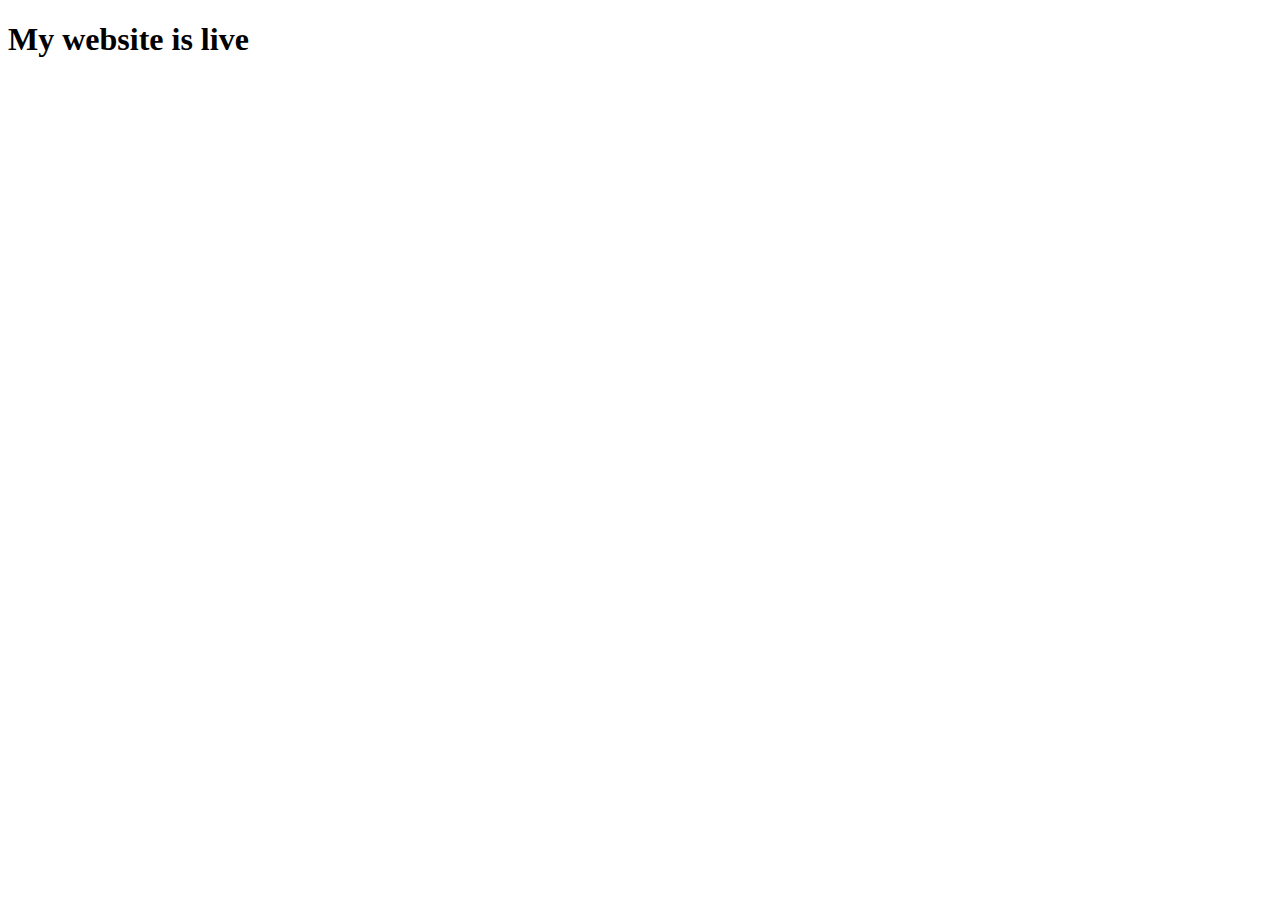
<file: index.html>
<!DOCTYPE html>
<html lang="en">
  <head>
    <meta charset="UTF-8" />
    <meta name="viewport" content="width=device-width, initial-scale=1.0" />
    <title>Document</title>
  </head>
  <body>
    <h1>My website is live</h1>
  </body>
</html>
</file>
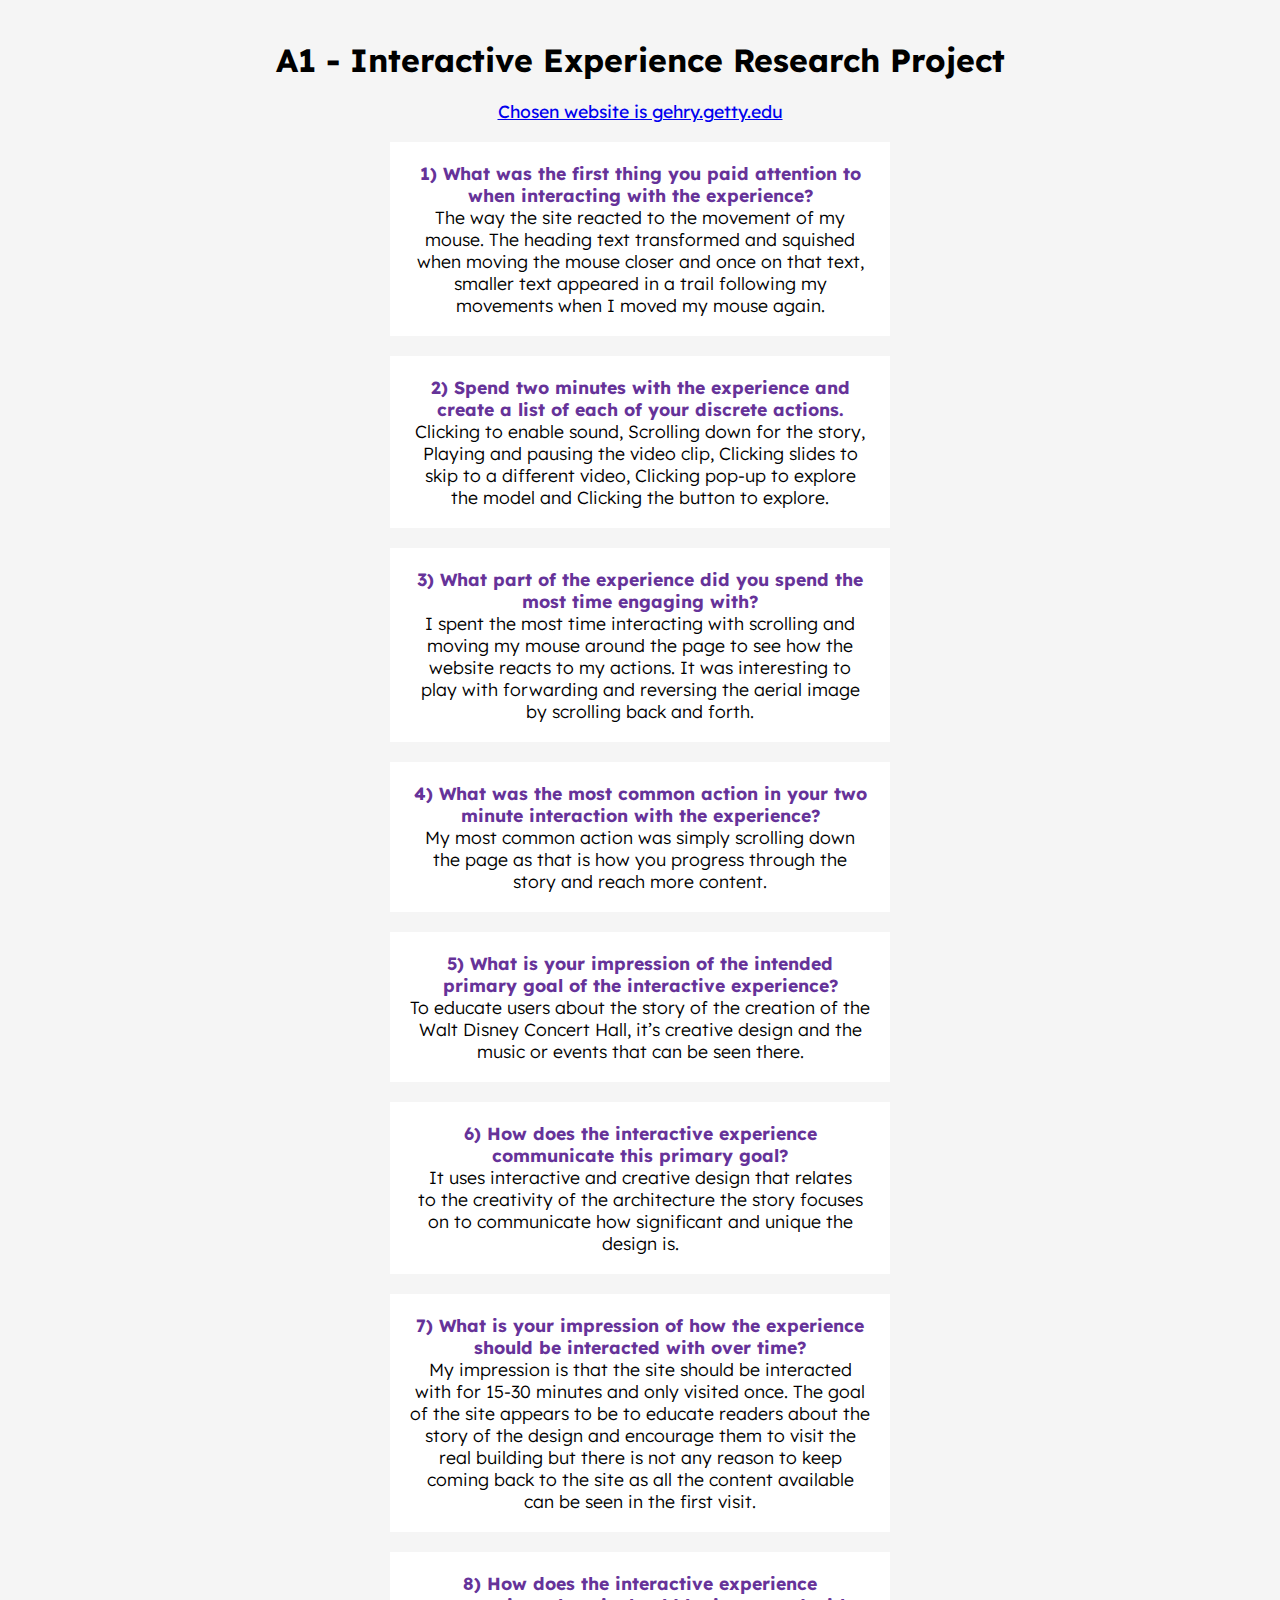
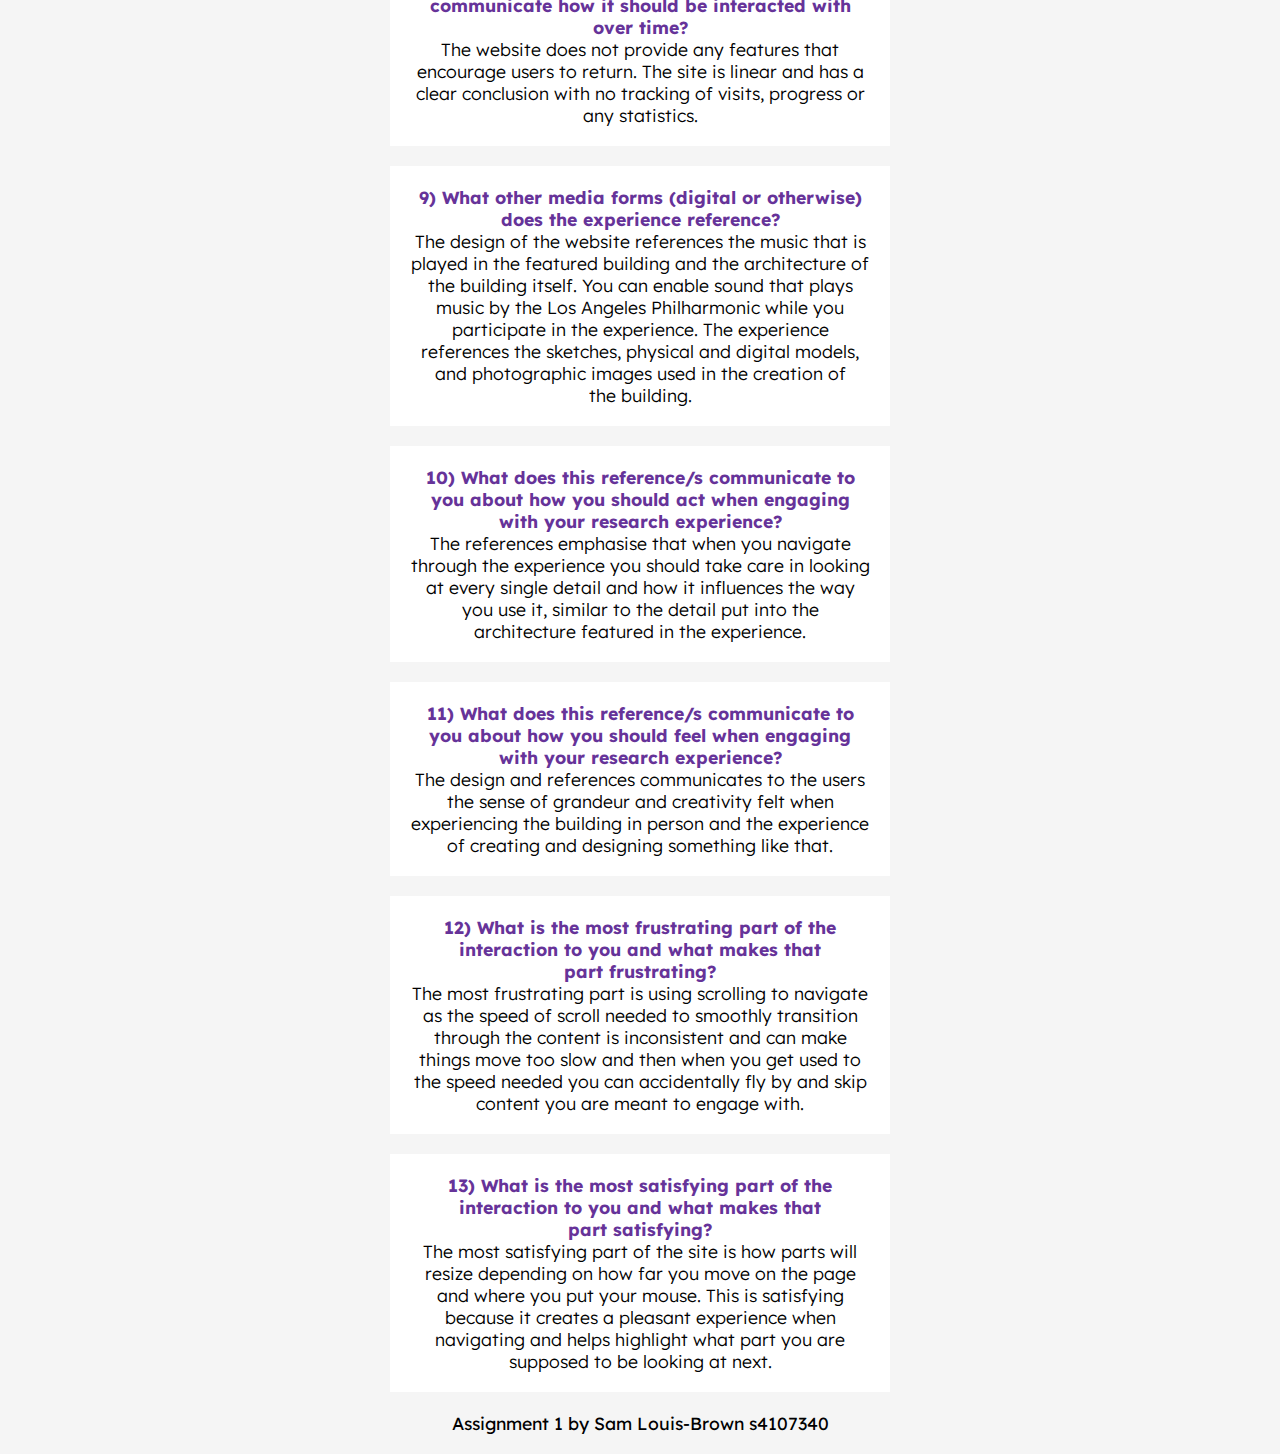
<file: assignment1/index.html>
<!DOCTYPE html>
<html lang="en">
  <head>
    <meta charset="UTF-8" />
    <meta name="viewport" content="width=device-width, initial-scale=1.0" />
    <title>Sam's Assignment 1</title>
    <link rel="stylesheet" href="reset.css" />
    <link rel="stylesheet" href="style.css" />
    <link rel="preconnect" href="https://fonts.googleapis.com" />
    <link rel="preconnect" href="https://fonts.gstatic.com" crossorigin />
    <link
      href="https://fonts.googleapis.com/css2?family=Lexend:wght@100..900&display=swap"
      rel="stylesheet"
    />
  </head>
  <body>
    <h1>A1 - Interactive Experience Research Project</h1>
    <a href="https://gehry.getty.edu">Chosen website is gehry.getty.edu</a>
    <p>
      <span
        >1) What was the first thing you paid attention to when interacting with
        the experience?</span
      ><br />The way the site reacted to the movement of my mouse. The heading
      text transformed and squished when moving the mouse closer and once on
      that text, smaller text appeared in a trail following my movements when I
      moved my mouse again.
    </p>
    <p>
      <span
        >2) Spend two minutes with the experience and create a list of each of
        your discrete actions. </span
      ><br />Clicking to enable sound, Scrolling down for the story, Playing and
      pausing the video clip, Clicking slides to skip to a different video,
      Clicking pop-up to explore the model and Clicking the button to explore.
    </p>
    <p>
      <span
        >3) What part of the experience did you spend the most time engaging
        with? </span
      ><br />I spent the most time interacting with scrolling and moving my
      mouse around the page to see how the website reacts to my actions. It was
      interesting to play with forwarding and reversing the aerial image by
      scrolling back and forth.
    </p>
    <p>
      <span
        >4) What was the most common action in your two minute interaction with
        the experience? </span
      ><br />My most common action was simply scrolling down the page as that is
      how you progress through the story and reach more content.
    </p>
    <p>
      <span
        >5) What is your impression of the intended primary goal of the
        interactive experience? </span
      ><br />To educate users about the story of the creation of the Walt Disney
      Concert Hall, it’s creative design and the music or events that can be
      seen there.
    </p>
    <p>
      <span
        >6) How does the interactive experience communicate this primary goal? </span
      ><br />It uses interactive and creative design that relates to the
      creativity of the architecture the story focuses on to communicate how
      significant and unique the design is.
    </p>
    <p>
      <span
        >7) What is your impression of how the experience should be interacted
        with over time? </span
      ><br />My impression is that the site should be interacted with for 15-30
      minutes and only visited once. The goal of the site appears to be to
      educate readers about the story of the design and encourage them to visit
      the real building but there is not any reason to keep coming back to the
      site as all the content available can be seen in the first visit.
    </p>
    <p>
      <span
        >8) How does the interactive experience communicate how it should be
        interacted with over time? </span
      ><br />The website does not provide any features that encourage users to
      return. The site is linear and has a clear conclusion with no tracking of
      visits, progress or any statistics.
    </p>
    <p>
      <span
        >9) What other media forms (digital or otherwise) does the experience
        reference? </span
      ><br />The design of the website references the music that is played in
      the featured building and the architecture of the building itself. You can
      enable sound that plays music by the Los Angeles Philharmonic while you
      participate in the experience. The experience references the sketches,
      physical and digital models, and photographic images used in the creation
      of the building.
    </p>
    <p>
      <span
        >10) What does this reference/s communicate to you about how you should
        act when engaging with your research experience? </span
      ><br />The references emphasise that when you navigate through the
      experience you should take care in looking at every single detail and how
      it influences the way you use it, similar to the detail put into the
      architecture featured in the experience.
    </p>
    <p>
      <span
        >11) What does this reference/s communicate to you about how you should
        feel when engaging with your research experience? </span
      ><br />The design and references communicates to the users the sense of
      grandeur and creativity felt when experiencing the building in person and
      the experience of creating and designing something like that.
    </p>
    <p>
      <span
        >12) What is the most frustrating part of the interaction to you and
        what makes that part frustrating?</span
      ><br />The most frustrating part is using scrolling to navigate as the
      speed of scroll needed to smoothly transition through the content is
      inconsistent and can make things move too slow and then when you get used
      to the speed needed you can accidentally fly by and skip content you are
      meant to engage with.
    </p>
    <p>
      <span
        >13) What is the most satisfying part of the interaction to you and what
        makes that part satisfying? </span
      ><br />The most satisfying part of the site is how parts will resize
      depending on how far you move on the page and where you put your mouse.
      This is satisfying because it creates a pleasant experience when
      navigating and helps highlight what part you are supposed to be looking at
      next.
    </p>
  </body>
  <footer style="margin-bottom: 20px">
    <small>Assignment 1 by Sam Louis-Brown s4107340</small>
  </footer>
</html>
</file>
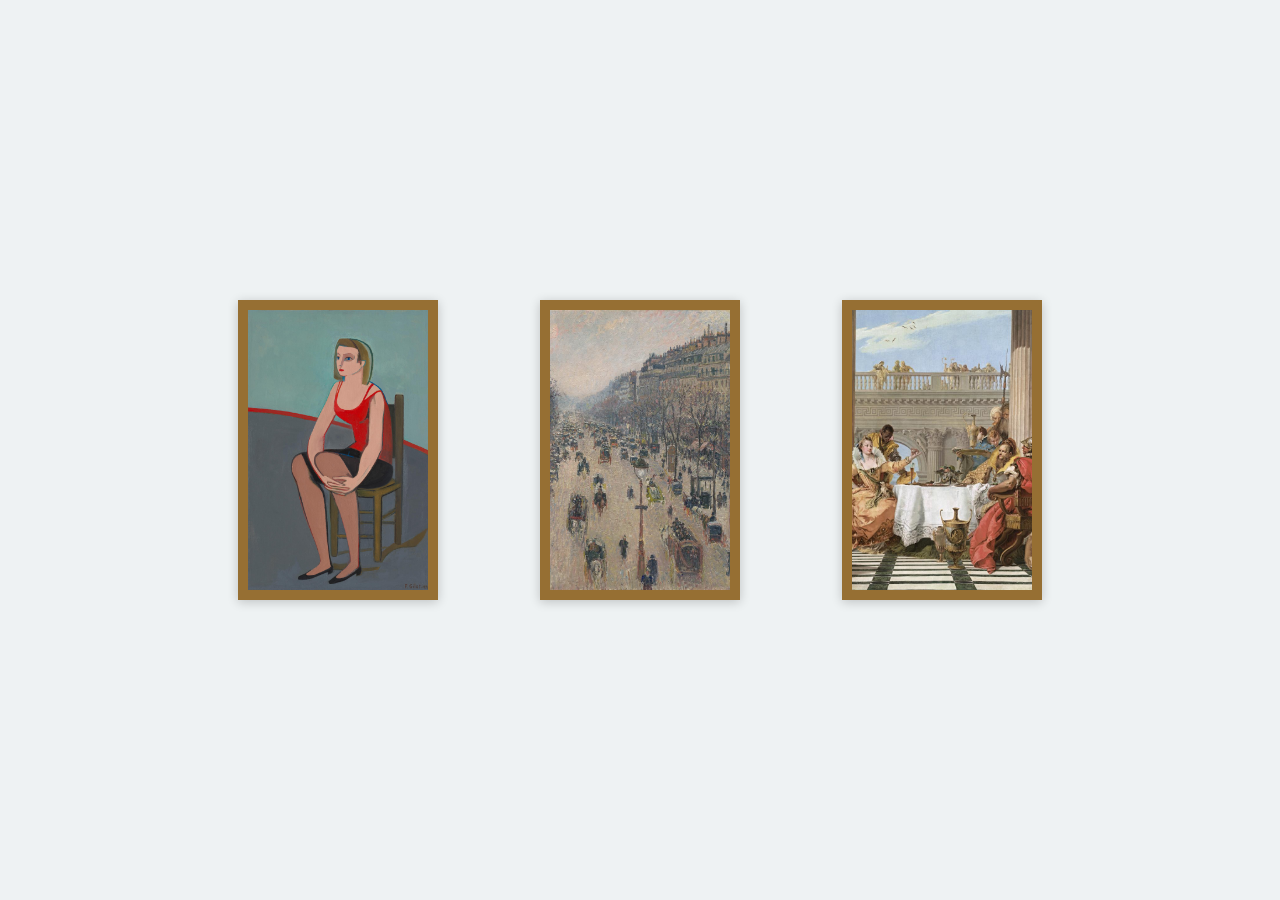
<file: assignment3/index.html>
<!DOCTYPE html>
<html lang="en">
  <head>
    <meta charset="UTF-8" />
    <meta name="viewport" content="width=device-width, initial-scale=1.0" />
    <title>Artwork viewer</title>
    <link rel="stylesheet" href="reset.css" />
    <link rel="stylesheet" href="style.css" />
    <script src="script.js" defer></script>
  </head>
  <!-- Artwork/gallery viewer based on artworks located at the NGV with description cards
   Using hover and click functions -->
  <body>
    <!-- Gallery container -->
    <div class="gallery">
      <!-- Art 1 -->
      <div
        class="artwork"
        id="art1"
        style="background-image: url(img/art1.jpg)"
      ></div>
      <!-- https://www.ngv.vic.gov.au/explore/collection/work/126254/ -->

      <!-- Art 2 -->
      <div
        class="artwork"
        id="art2"
        style="background-image: url(img/art2.jpg)"
      ></div>
      <!-- https://www.ngv.vic.gov.au/explore/collection/work/4259/ -->

      <!-- Art 3 -->
      <div
        class="artwork"
        id="art3"
        style="background-image: url(img/art3.jpg)"
      ></div>
      <!-- https://www.ngv.vic.gov.au/explore/collection/work/4409/ -->
    </div>

    <!-- Information card for more info including title, year and artist based on the info cards in NGV -->
    <div class="info" id="info">
      <div class="info-text">
        <!-- javascript will replace placeholder text with info specific to each artwork -->
        <h1 id="artName">Title</h1>
        <p id="artYear">Year</p>
        <p id="artDesc">Artist</p>
        <button class="close-btn" id="closeBtn">CLOSE</button>
      </div>
    </div>
  </body>
</html>
</file>
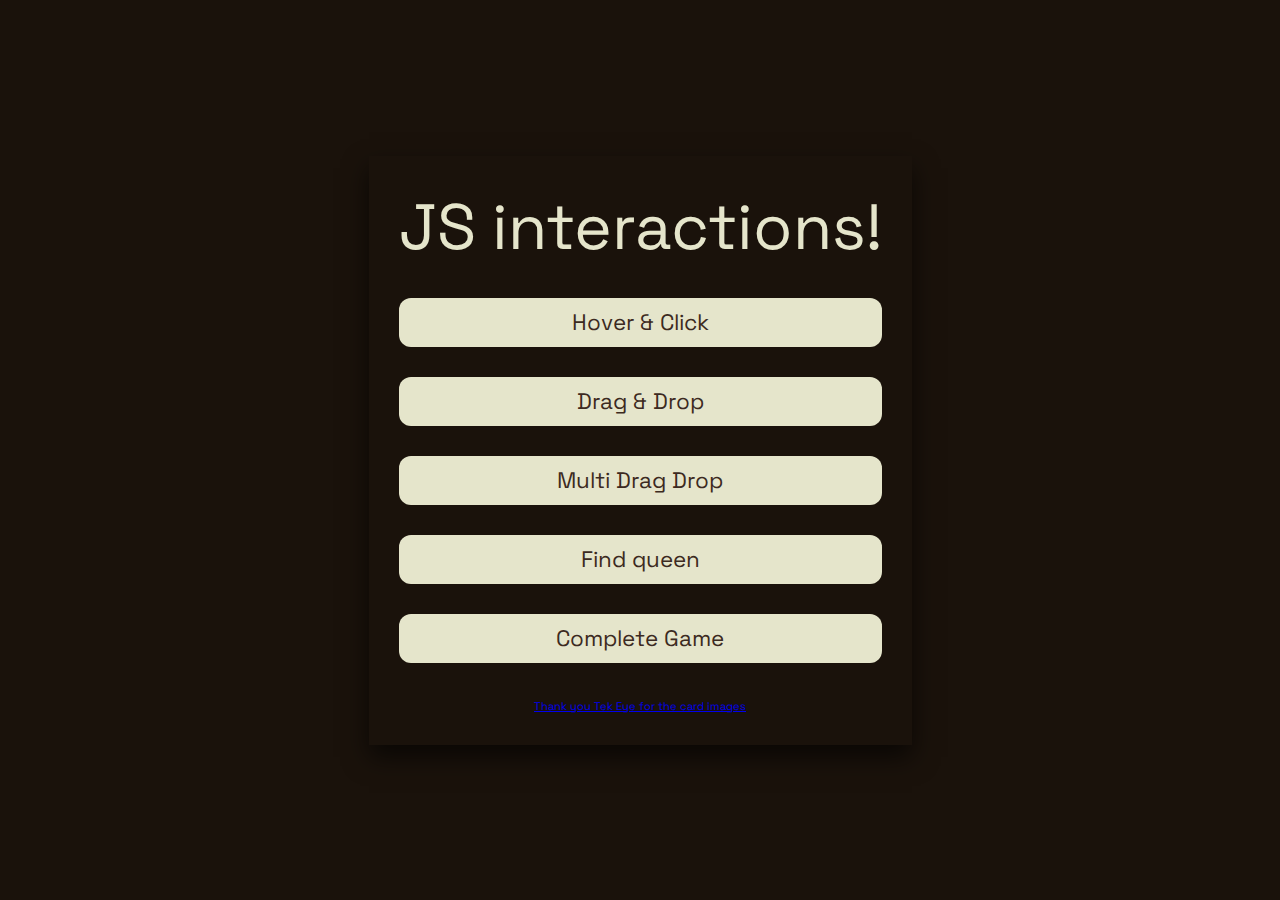
<file: week10/index.html>
<!DOCTYPE html>
<html lang="en">
  <head>
    <meta charset="UTF-8" />
    <meta name="viewport" content="width=device-width, initial-scale=1.0" />
    <title>Cards</title>
    <link rel="preconnect" href="https://fonts.googleapis.com" />
    <link rel="preconnect" href="https://fonts.gstatic.com" crossorigin />
    <link
      href="https://fonts.googleapis.com/css2?family=Luckiest+Guy&family=Space+Grotesk&display=swap"
      rel="stylesheet"
    />
    <link rel="stylesheet" href="reset.css" />
    <link rel="stylesheet" href="style.css" />
    <script src="script.js" defer></script>
  </head>
  <body>
    <div id="button-container">
      <h1>JS interactions!</h1>
      <button id="hoverclick-button">Hover & Click</button>
      <button id="dragdrop-button">Drag & Drop</button>
      <button id="multidragdrop-button">Multi Drag Drop</button>
      <button id="findqueen-button">Find queen</button>
      <button id="completegame-button">Complete Game</button>
      <p>
        <a href="https://www.tekeye.uk/playing_cards/svg-playing-cards"
          >Thank you Tek Eye for the card images</a
        >
      </p>
    </div>
  </body>
</html>
</file>
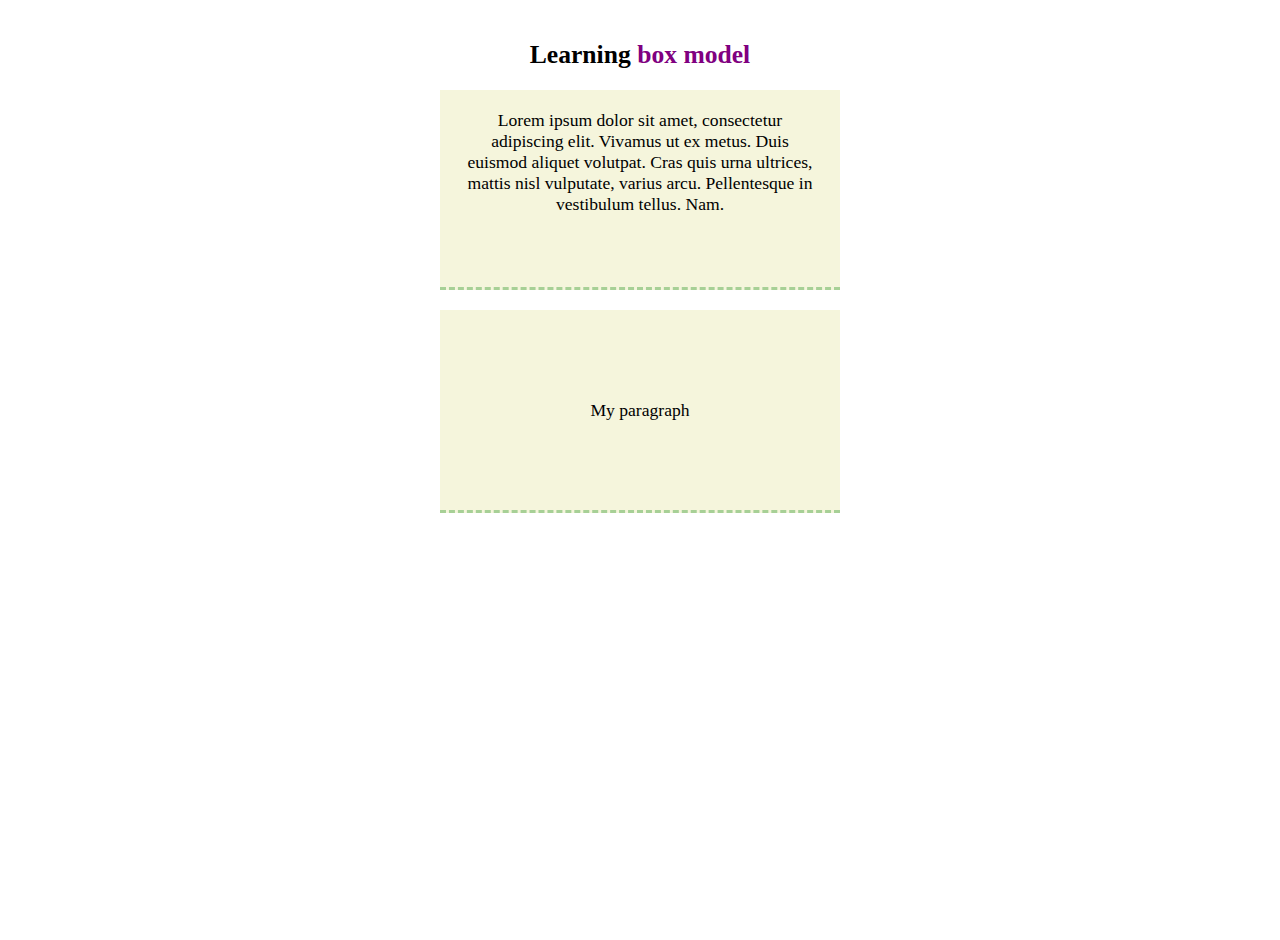
<file: week4/index.html>
<!DOCTYPE html>
<html lang="en">
  <head>
    <meta charset="UTF-8" />
    <meta name="viewport" content="width=device-width, initial-scale=1.0" />
    <title>Document</title>
    <link rel="stylesheet" href="reset.css" />
    <link rel="stylesheet" href="style.css" />
  </head>
  <body>
    <h1>Learning <span>box model</span></h1>
    <p>
      Lorem ipsum dolor sit amet, consectetur adipiscing elit. Vivamus ut ex
      metus. Duis euismod aliquet volutpat. Cras quis urna ultrices, mattis nisl
      vulputate, varius arcu. Pellentesque in vestibulum tellus. Nam.
    </p>
    <p class="vcenter">My paragraph</p>
  </body>
</html>
</file>
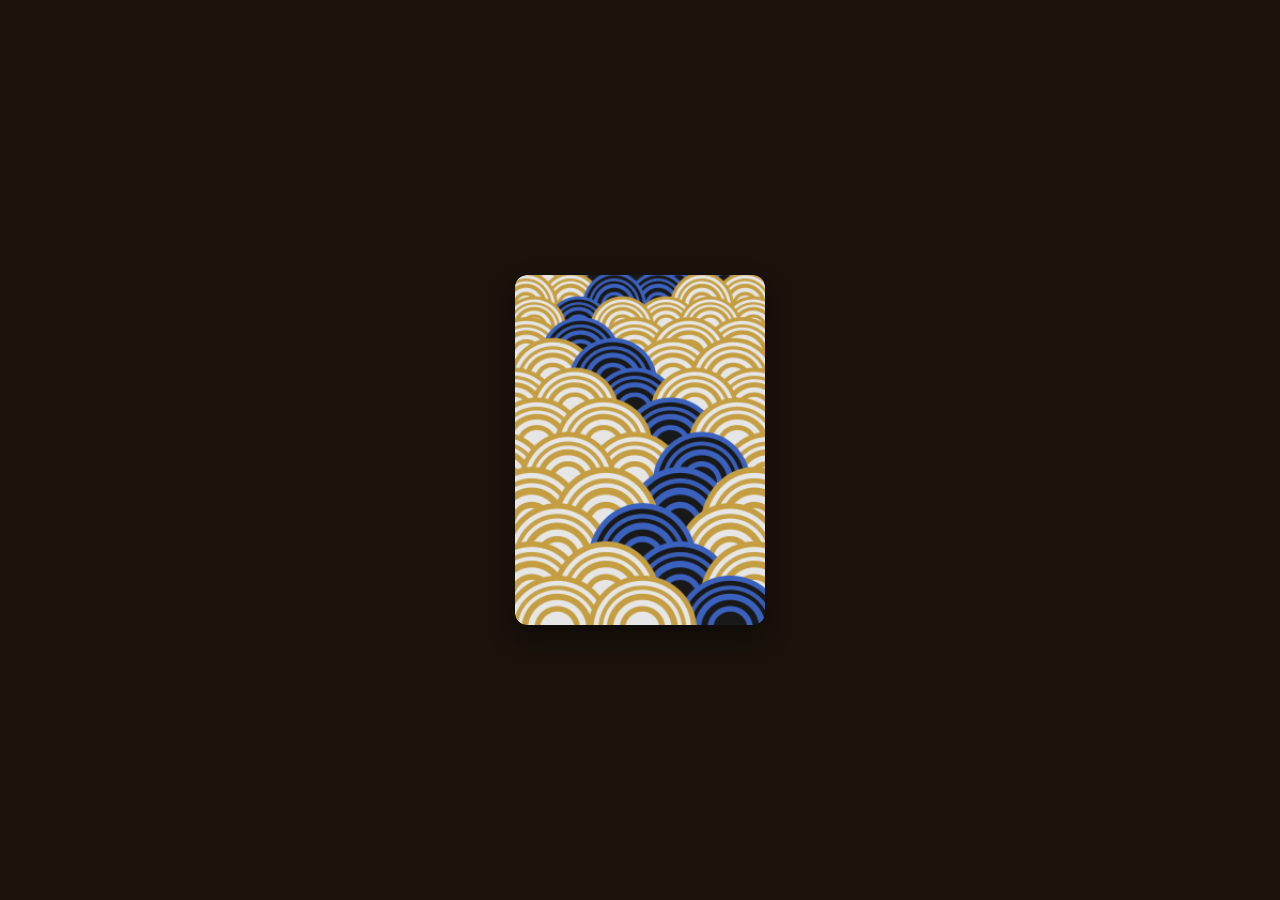
<file: week10/flip.html>
<!DOCTYPE html>
<html lang="en">
  <head>
    <meta charset="UTF-8" />
    <meta name="viewport" content="width=device-width, initial-scale=1.0" />
    <title>Cards</title>
    <link rel="preconnect" href="https://fonts.googleapis.com" />
    <link rel="preconnect" href="https://fonts.gstatic.com" crossorigin />
    <link
      href="https://fonts.googleapis.com/css2?family=Luckiest+Guy&family=Space+Grotesk&display=swap"
      rel="stylesheet"
    />
    <link rel="stylesheet" href="reset.css" />
    <link rel="stylesheet" href="style.css" />
    <script src="flip.js" defer></script>
  </head>
  <body>
    <!-- Topic 1: Learn about hover effect -->
    <div class="card-container">
      <div class="card" draggable="true">
        <div class="card-face"><img src="cloud.png" alt="Back" /></div>
        <div class="card-face flip">
          <img src="queen.png" alt="Queen" />
        </div>
      </div>
    </div>
  </body>
</html>
</file>
<file: assignment1/style.css>
body {
  font-size: 1.1rem;
  text-align: center;
  margin: 0 auto;
  font-family: "Lexend", sans-serif;
  background-color: whitesmoke;
  /* horizontal centering */
}

h1 {
  font-size: 2rem;
  font-weight: bold;
  margin-top: 40px;
  margin-bottom: 20px;
}

p {
  width: 500px;
  margin: 0 auto;
  min-height: 150px;
  padding: 20px;
  margin-bottom: 20px;
  margin-top: 20px;
  /*border: 5px solid black;*/
  background-color: white;
  font-weight: 300;
}

span {
  color: rebeccapurple;
  font-weight: bold;
}
</file>
<file: assignment3/style.css>
/* light off white coloured background intended to replciate the look of a real gallery */
body {
  background-color: #eef2f3;
  display: flex;
  text-align: center;
  margin: auto;
  width: 100%;
  height: 100%;
  justify-content: space-around;
  align-items: center;
  font-family: sans-serif;
  font-optical-sizing: auto;
  color: black;
  overflow-x: scroll;
  scroll-behavior: smooth;
}

/* text for artwork name */
h1 {
  font-size: 2.5rem;
  font-weight: bold;
  margin-bottom: 20px;
}

/* text for description */
p {
  font-size: 1.7rem;
}

.gallery {
  display: flex; /* arranges artworks in a row */
  justify-content: center;
  gap: 8vw; /* creating space between artworks */
  padding: 10px;
}

.artwork {
  position: relative;
  width: 200px;
  height: 300px;
  background-size: cover; /* Used cover to make artwork fill entire space */
  background-position: center;
  border: 10px solid #966f33; /* brown wood coloured border emulating picture frames in a gallery */
  box-shadow: 0 2px 10px rgba(0, 0, 0, 0.2);
  cursor: pointer; /* Shows hand cursor when hovering */
  transition: transform 0.3s ease;
}

/* Artwork expands when hovered over to show it is selected */
.artwork:hover {
  transform: scale(1.1);
}

/* Information card to appear on click */
.info {
  position: fixed;
  top: 0;
  left: 0;
  width: 100vw;
  height: 100vh;
  /* to appear in centre */
  background: rgba(
    0,
    0,
    0,
    0.8
  ); /* Greys out main screen for focus on the info card */
  display: none; /* Invisible until js function click */
  justify-content: center;
  align-items: center;
}

/* Information card styled like gallery */
.info-text {
  background: white;
  padding: 20px;
  max-width: 500px;
  text-align: center;
}

/* button styled like ngv website black background and white text */
.close-btn {
  margin-top: 20px;
  padding: 10px 20px;
  background: black;
  color: white;
  border: none;
  cursor: pointer; /* Shows hand cursor when hovering */
}
</file>
<file: week10/style.css>
/* ------- Basic setup --------------*/
body {
  background-color: #1a120b;
  display: flex;
  text-align: center;
  margin: auto;
  width: 100%;
  height: 100%;
  justify-content: space-around;
  align-items: center;
  font-family: "Space Grotesk", sans-serif;
  font-optical-sizing: auto;
  font-weight: 400;
  font-style: normal;
  color: #e5e5cb;
  /* color: #3c2a21; */
  font-size: 1.1rem;
  overflow-x: scroll;
  scroll-behavior: smooth;
  /* overflow: hidden; */
}

h1 {
  font-size: 4rem;
}

h2 {
  font-size: 1.4rem;
  margin-top: 10px;
}
button {
  background-color: #e5e5cb;
  padding: 10px 20px;
  font-size: 1.4rem;
  border-radius: 12px;
  border: none;
  color: #3c2a21;
  transition: scale 0.4s ease, background-color 0.4s ease;
  cursor: pointer;
}

button:hover {
  scale: 0.9;
  background-color: #e5e5cb9c;
}

#button-container {
  display: flex;
  flex-direction: column;
  gap: 30px;
  box-shadow: 0 12px 24px rgba(0, 0, 0, 0.623);
  /* width: 400px; */
  padding: 30px;
}

a {
  font-size: 0.7rem;
}
/* ------------------------------------------------- */

#welcome-screen,
#game-screen {
  display: flex;
  flex-direction: column;
  justify-content: space-around;
  align-items: center;
  min-width: 100vw;
  height: 100vh;
  scroll-behavior: smooth;
}

.info {
  background-color: rgba(0, 0, 0, 0.623);
  padding: 20px;
  border-radius: 12px;
}

section {
  min-width: 98vw;
  display: flex;
  justify-content: space-around;
  align-items: center;
}

.deck {
  display: flex;
  gap: 20px;
}

.card-container {
  width: 250px;
  height: 350px;
  text-align: center;
  display: flex;
  justify-content: center;
  align-items: center;
  border-radius: 12px;
  overflow: hidden;
  box-shadow: 0 12px 24px rgba(0, 0, 0, 0.4);
}

.dropbox {
  border: 1px dashed #e5e5cb30;
  box-shadow: 0 12px 24px rgba(0, 0, 0, 0.856);
}

.card {
  width: 100%;
  height: 100%;
  cursor: grab;
  position: relative;
  transition: rotate 0.8s ease;
  transform-style: preserve-3d;
  /* this is important the flip wont work without preserve-3d */
}

.card:hover {
  scale: 0.98;
}

.card-face {
  position: absolute;
  width: 100%;
  height: 100%;
  backface-visibility: hidden;
  border-radius: 12px;
  overflow: hidden;
}

.card-face img {
  width: 100%;
  height: 100%;
  object-fit: cover;
  display: block;
}

.flip {
  rotate: y 180deg;
}

#cover {
  cursor: pointer;
  transition: scale 0.4s ease;
}

#cover:hover {
  scale: 1.1;
}
</file>
<file: week4/style.css>
body {
  font-size: 1.1rem;
  text-align: center;
  margin: 0 auto;
  /* horizontal centering */
}

h1 {
  font-size: 1.6rem;
  font-weight: 700;
  margin-top: 40px;
  margin-bottom: 20px;
}

p {
  width: 400px;
  /* border: 1px solid crimson; */
  margin: 0 auto;
  min-height: 200px;
  padding: 20px;
  margin-bottom: 20px;
  border-bottom: 3px dashed rgba(0, 128, 0, 0.316);
  background-color: beige;
}

.vcenter {
  line-height: 160px;
  /* height - top padding - bottom padding */
  /* 200 - 20 - 20 = 160 */
}

span {
  color: purple;
}
</file>
